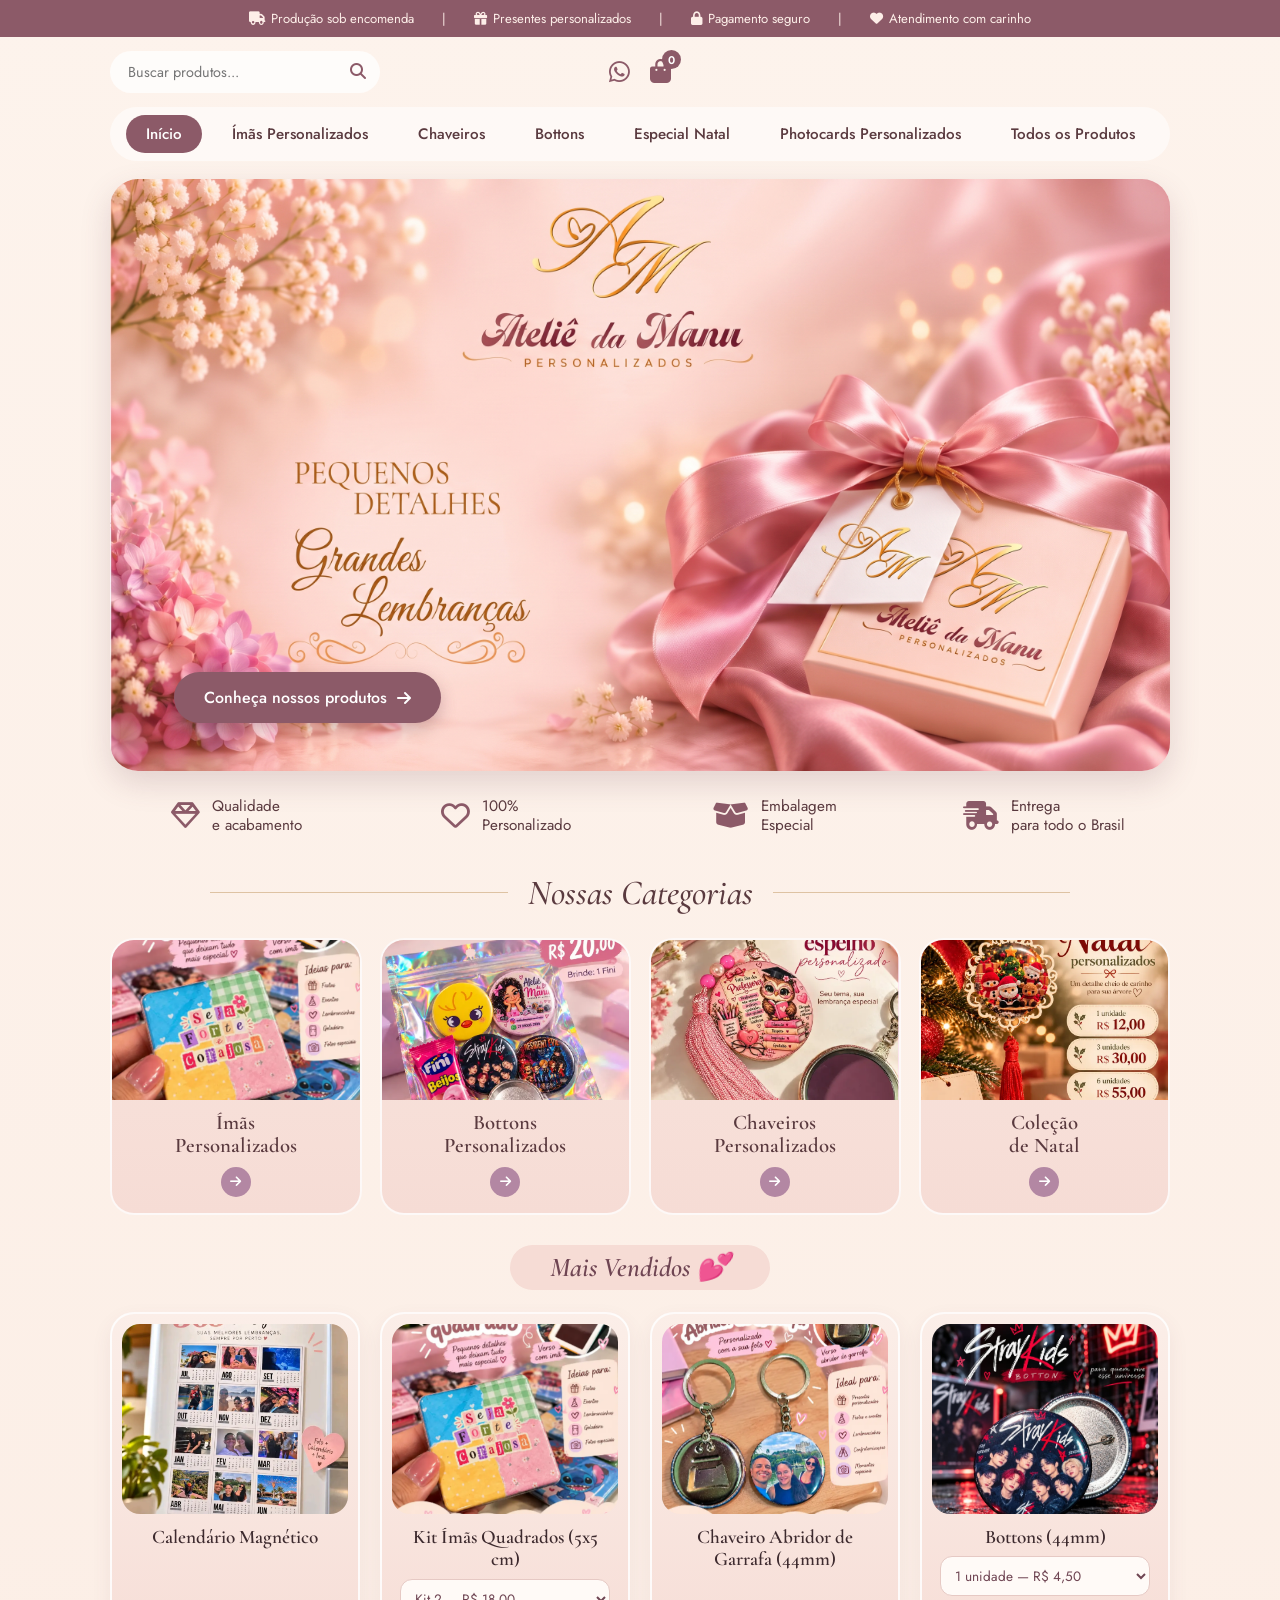
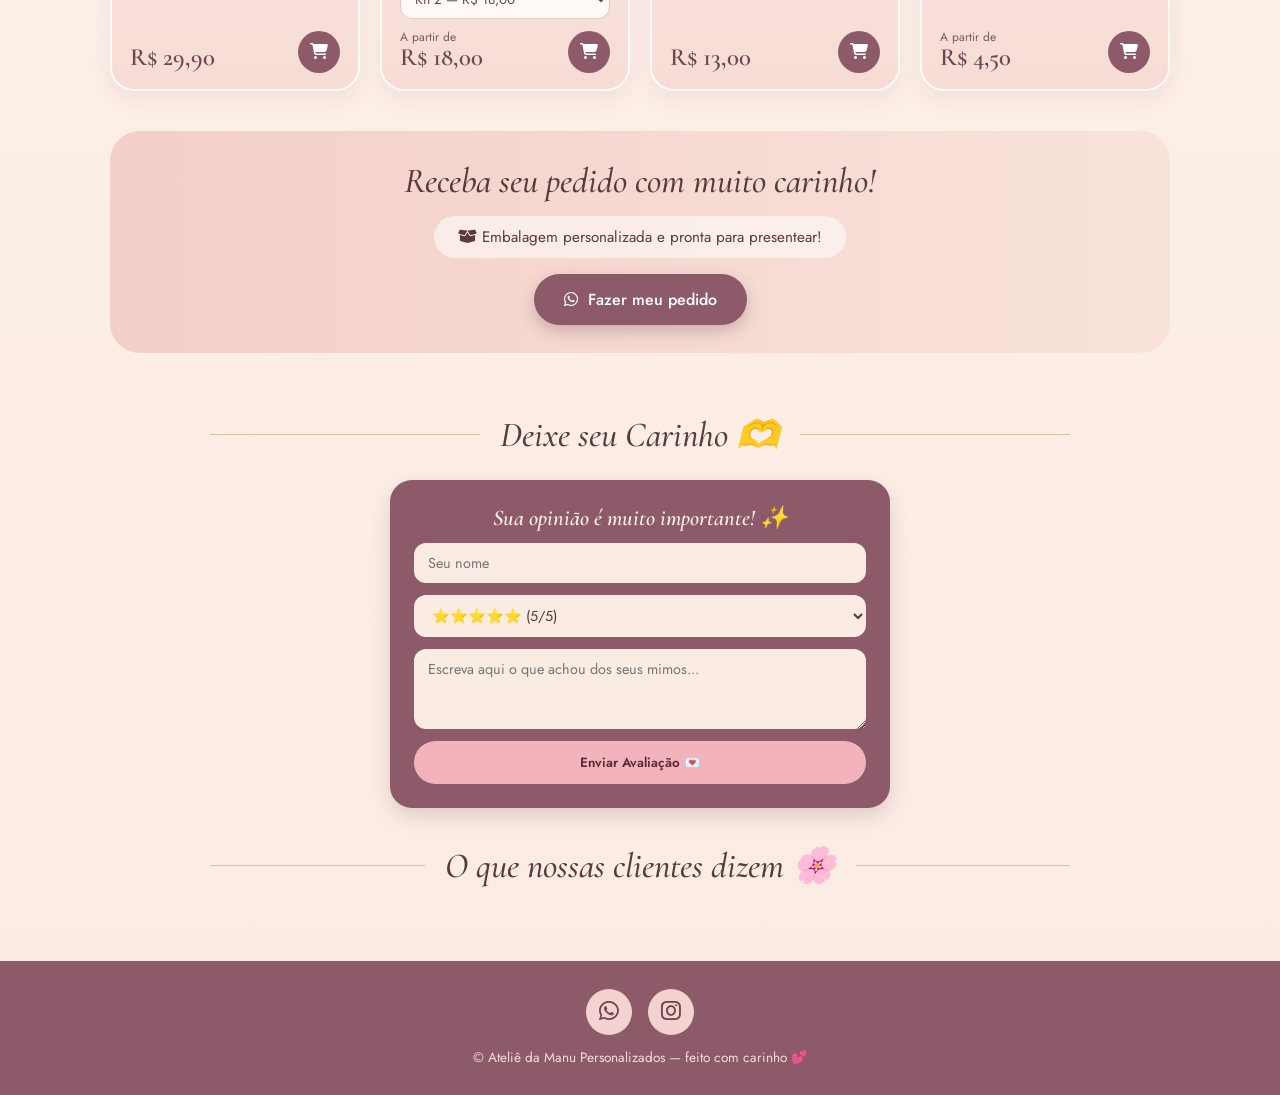
<file: Website/index.html>
<!DOCTYPE html>
<html lang="pt-BR">
<head>
  <meta charset="UTF-8">
  <meta name="viewport" content="width=device-width, initial-scale=1.0">
  <title>Ateliê da Manu | Pequenos detalhes, grandes lembranças</title>
  <link rel="icon" type="image/png" href="imag_web/Logo_Manu.png">
  <link rel="stylesheet" href="https://cdnjs.cloudflare.com/ajax/libs/font-awesome/6.4.0/css/all.min.css">
  <link rel="stylesheet" href="style.css">
</head>
<body>

  <!-- BARRA DO TOPO -->
  <div class="barra-topo">
    <span><i class="fa-solid fa-truck"></i>Produção sob encomenda</span>
    <span> | </span>
    <span><i class="fa-solid fa-gift"></i>Presentes personalizados</span>
    <span> | </span>
    <span><i class="fa-solid fa-lock"></i>Pagamento seguro</span>
    <span> | </span>
    <span><i class="fa-solid fa-heart"></i>Atendimento com carinho</span>
  </div>

  <!-- CABEÇALHO: busca | logo | ícones -->
  <header class="cabecalho">
    <div class="box-busca">
      <input type="text" id="buscaTopo" placeholder="Buscar produtos..." aria-label="Buscar produtos">
      <button onclick="buscarNoTopo()" aria-label="Buscar"><i class="fa-solid fa-magnifying-glass"></i></button>
    </div>

    <div class="acoes-usuario">
      <a href="https://wa.me/5521980033100" target="_blank" rel="noopener" title="WhatsApp"><i class="fa-brands fa-whatsapp"></i></a>
      <button class="btn-carrinho-topo" aria-label="Abrir carrinho">
        <i class="fa-solid fa-bag-shopping"></i>
        <span class="badge-carrinho">0</span>
      </button>
    </div>
  </header>

  <!-- MENU EM PÍLULA -->
  <nav class="menu-pilula">
    <ul>
      <li><a href="index.html" class="ativo">Início</a></li>
      <li><a href="produtos.html?cat=imas">Ímãs Personalizados</a></li>
      <li><a href="produtos.html?cat=chaveiros">Chaveiros</a></li>
      <li><a href="produtos.html?cat=bottons">Bottons</a></li>
      <li><a href="produtos.html?cat=natal">Especial Natal</a></li>
      <li><a href="produtos.html?cat=photocards">Photocards Personalizados</a></li>
      <li><a href="produtos.html?cat=todos">Todos os Produtos</a></li>
    </ul>
  </nav>

  <!-- HERO: banner enviado pela cliente -->
  <section class="hero">
    <div class="hero-banner">
      <img src="imag_web/Banner_Manu.jpg" alt="Ateliê da Manu — Pequenos detalhes, grandes lembranças">
      <a href="produtos.html?cat=todos" class="btn-principal">Conheça nossos produtos <i class="fa-solid fa-arrow-right"></i></a>
    </div>
  </section>

  <!-- DIFERENCIAIS -->
  <section class="diferenciais">
    <div class="diferencial"><i class="fa-regular fa-gem"></i><span>Qualidade<br>e acabamento</span></div>
    <div class="diferencial"><i class="fa-regular fa-heart"></i><span>100%<br>Personalizado</span></div>
    <div class="diferencial"><i class="fa-solid fa-box-open"></i><span>Embalagem<br>Especial</span></div>
    <div class="diferencial"><i class="fa-solid fa-truck-fast"></i><span>Entrega<br>para todo o Brasil</span></div>
  </section>

  <!-- CATEGORIAS -->
  <div class="titulo-secao"><h2>Nossas Categorias</h2></div>
  <section class="grid-categorias">
    <a class="card-categoria" href="produtos.html?cat=imas">
      <img src="imagens/ima_quadrado.png" alt="Ímãs personalizados">
      <h3>Ímãs<br>Personalizados</h3><div class="seta-redonda"><i class="fa-solid fa-arrow-right"></i></div>
    </a>
    <a class="card-categoria" href="produtos.html?cat=bottons">
      <img src="imagens/5_bottons.png" alt="Bottons personalizados">
      <h3>Bottons<br>Personalizados</h3><div class="seta-redonda"><i class="fa-solid fa-arrow-right"></i></div>
    </a>
    <a class="card-categoria" href="produtos.html?cat=chaveiros">
      <img src="imagens/chaveiro_espelho.png" alt="Chaveiros personalizados">
      <h3>Chaveiros<br>Personalizados</h3><div class="seta-redonda"><i class="fa-solid fa-arrow-right"></i></div>
    </a>
    <a class="card-categoria" href="produtos.html?cat=natal">
      <img src="imagens/EnfeitedeNatal.png" alt="Coleção de Natal">
      <h3>Coleção<br>de Natal</h3><div class="seta-redonda"><i class="fa-solid fa-arrow-right"></i></div>
    </a>
  </section>

  <!-- MAIS VENDIDOS (o JavaScript preenche sozinho) -->
  <h2 class="titulo-pilula">Mais Vendidos 💕</h2>
  <section class="grid-produtos" id="gridMaisVendidos"></section>

  <!-- FAIXA RECEBA COM CARINHO -->
  <section class="faixa-carinho">
    <h2>Receba seu pedido com muito carinho!</h2>
    <p><i class="fa-solid fa-box-open"></i> Embalagem personalizada e pronta para presentear!</p>
    <a href="https://wa.me/5521980033100" target="_blank" rel="noopener" class="btn-principal"><i class="fa-brands fa-whatsapp"></i> Fazer meu pedido</a>
  </section>

  <!-- AVALIAÇÕES -->
  <section class="avaliacoes">
    <div class="titulo-secao"><h2>Deixe seu Carinho 🫶</h2></div>
    <div class="form-avaliacao">
      <h3>Sua opinião é muito importante! ✨</h3>
      <input type="text" id="nomeCliente" placeholder="Seu nome" required>
      <select id="notaCliente">
        <option value="5">⭐⭐⭐⭐⭐ (5/5)</option>
        <option value="4">⭐⭐⭐⭐ (4/5)</option>
        <option value="3">⭐⭐⭐ (3/5)</option>
        <option value="2">⭐⭐ (2/5)</option>
        <option value="1">⭐ (1/5)</option>
      </select>
      <textarea id="textoCliente" rows="3" placeholder="Escreva aqui o que achou dos seus mimos..." required></textarea>
      <button onclick="salvarAvaliacao()" class="btn-enviar-avaliacao">Enviar Avaliação 💌</button>
    </div>
    <div class="titulo-secao"><h2>O que nossas clientes dizem 🌸</h2></div>
    <div class="grid-avaliacoes" id="containerAvaliacoes"></div>
  </section>

  <!-- GAVETA DO CARRINHO -->
  <div id="painelCarrinho" class="gaveta-carrinho">
    <div class="header-gaveta">
      <h3>Seu Carrinho 💕</h3>
      <button onclick="fecharCarrinho()" class="btn-fechar-gaveta" aria-label="Fechar">&times;</button>
    </div>
    <div id="itensCarrinhoGaveta" class="corpo-gaveta"></div>
    <div class="footer-gaveta">
      <div class="total-linha"><span>Total:</span><strong id="valorTotalCarrinho">R$ 0,00</strong></div>
      <button onclick="enviarPedidoFinalWhatsApp()" class="btn-finalizar-wa">Finalizar Pedido no WhatsApp 📲</button>
    </div>
  </div>
  <div id="overlayCarrinho" onclick="fecharCarrinho()"></div>

  <!-- RODAPÉ -->
  <footer class="rodape">
    <div class="redes">
      <a href="https://wa.me/5521980033100" target="_blank" rel="noopener" title="WhatsApp"><i class="fa-brands fa-whatsapp"></i></a>
      <a href="https://www.instagram.com/ateliedamanupersonalizados/" target="_blank" rel="noopener" title="Instagram"><i class="fa-brands fa-instagram"></i></a>
    </div>
    <p>© Ateliê da Manu Personalizados — feito com carinho 💕</p>
  </footer>

  <script src="script.js"></script>
</body>
</html>
</file>
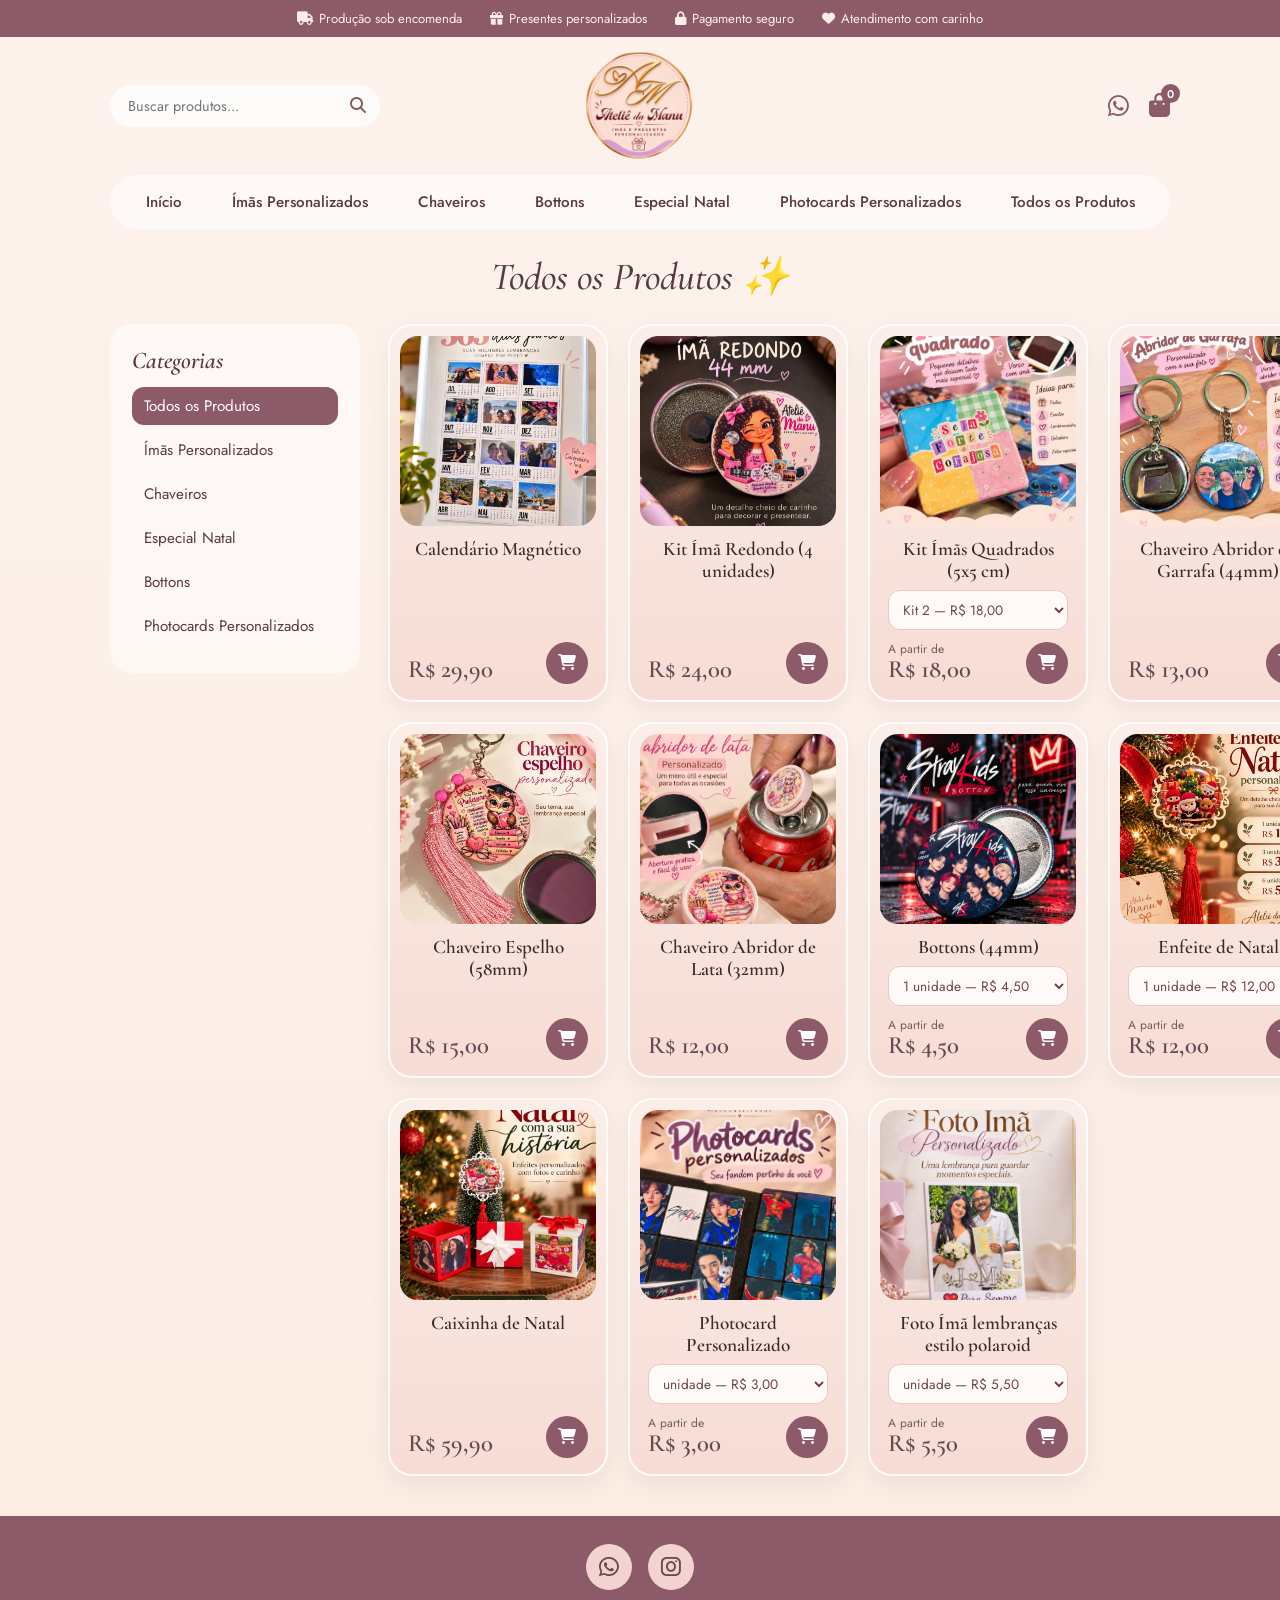
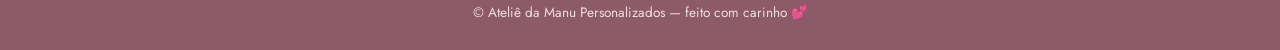
<file: Website/produtos.html>
<!DOCTYPE html>
<html lang="pt-BR">
<head>
  <meta charset="UTF-8">
  <meta name="viewport" content="width=device-width, initial-scale=1.0">
  <title>Produtos | Ateliê da Manu</title>
  <link rel="icon" type="image/png" href="imag_web/Logo_Manu.png">
  <link rel="stylesheet" href="https://cdnjs.cloudflare.com/ajax/libs/font-awesome/6.4.0/css/all.min.css">
  <link rel="stylesheet" href="style.css">
</head>
<body>

  <!-- BARRA DO TOPO -->
  <div class="barra-topo">
    <span><i class="fa-solid fa-truck"></i>Produção sob encomenda</span>
    <span><i class="fa-solid fa-gift"></i>Presentes personalizados</span>
    <span><i class="fa-solid fa-lock"></i>Pagamento seguro</span>
    <span><i class="fa-solid fa-heart"></i>Atendimento com carinho</span>
  </div>

  <!-- CABEÇALHO: busca | logo | ícones -->
  <header class="cabecalho">
    <div class="box-busca">
      <input type="text" id="buscaTopo" placeholder="Buscar produtos..." aria-label="Buscar produtos">
      <button onclick="buscarNoTopo()" aria-label="Buscar"><i class="fa-solid fa-magnifying-glass"></i></button>
    </div>

    <a href="index.html"><img src="imag_web/Logo_Manu.png" alt="Ateliê da Manu Personalizados" class="logo-atelie"></a>

    <div class="acoes-usuario">
      <a href="https://wa.me/5521980033100" target="_blank" rel="noopener" title="WhatsApp"><i class="fa-brands fa-whatsapp"></i></a>
      <button class="btn-carrinho-topo" aria-label="Abrir carrinho">
        <i class="fa-solid fa-bag-shopping"></i>
        <span class="badge-carrinho">0</span>
      </button>
    </div>
  </header>

  <!-- MENU EM PÍLULA -->
  <nav class="menu-pilula">
    <ul>
      <li><a href="index.html">Início</a></li>
      <li><a href="produtos.html?cat=imas">Ímãs Personalizados</a></li>
      <li><a href="produtos.html?cat=chaveiros">Chaveiros</a></li>
      <li><a href="produtos.html?cat=bottons">Bottons</a></li>
      <li><a href="produtos.html?cat=natal">Especial Natal</a></li>
      <li><a href="produtos.html?cat=photocards">Photocards Personalizados</a></li>
      <li><a href="produtos.html?cat=todos">Todos os Produtos</a></li>
    </ul>
  </nav>

  <main class="container-categoria-pagina">
    <h1 id="tituloCategoria">Nossos Produtos ✨</h1>

    <div class="layout-categoria">
      <!-- FILTRO LATERAL -->
      <aside class="sidebar-filtros">
        <h3>Categorias</h3>
        <ul class="lista-cat-sidebar">
          <li><a href="produtos.html?cat=todos" data-cat="todos">Todos os Produtos</a></li>
          <li><a href="produtos.html?cat=imas" data-cat="imas">Ímãs Personalizados</a></li>
          <li><a href="produtos.html?cat=chaveiros" data-cat="chaveiros">Chaveiros</a></li>
          <li><a href="produtos.html?cat=natal" data-cat="natal">Especial Natal</a></li>
          <li><a href="produtos.html?cat=bottons" data-cat="bottons">Bottons</a></li>
          <li><a href="produtos.html?cat=photocards" data-cat="photocards">Photocards Personalizados</a></li>
        </ul>
      </aside>

      <!-- GRADE DE PRODUTOS (o JavaScript preenche sozinho a partir da lista em script.js) -->
      <section class="grid-produtos" id="gridProdutosCat"></section>
    </div>
  </main>

  <!-- GAVETA DO CARRINHO -->
  <div id="painelCarrinho" class="gaveta-carrinho">
    <div class="header-gaveta">
      <h3>Seu Carrinho 💕</h3>
      <button onclick="fecharCarrinho()" class="btn-fechar-gaveta" aria-label="Fechar">&times;</button>
    </div>
    <div id="itensCarrinhoGaveta" class="corpo-gaveta"></div>
    <div class="footer-gaveta">
      <div class="total-linha"><span>Total:</span><strong id="valorTotalCarrinho">R$ 0,00</strong></div>
      <button onclick="enviarPedidoFinalWhatsApp()" class="btn-finalizar-wa">Finalizar Pedido no WhatsApp 📲</button>
    </div>
  </div>
  <div id="overlayCarrinho" onclick="fecharCarrinho()"></div>

  <!-- RODAPÉ -->
  <footer class="rodape">
    <div class="redes">
      <a href="https://wa.me/5521980033100" target="_blank" rel="noopener" title="WhatsApp"><i class="fa-brands fa-whatsapp"></i></a>
      <a href="https://www.instagram.com/ateliedamanupersonalizados/" target="_blank" rel="noopener" title="Instagram"><i class="fa-brands fa-instagram"></i></a>
    </div>
    <p>© Ateliê da Manu Personalizados — feito com carinho 💕</p>
  </footer>

  <script src="script.js"></script>
</body>
</html>
</file>
<file: Website/style.css>
/* ==========================================
   ATELIÊ DA MANU — STYLE.CSS
   Paleta e fontes baseadas na inspiração da cliente
========================================== */
@import url('https://fonts.googleapis.com/css2?family=Cormorant+Garamond:ital,wght@0,500;0,600;1,500;1,600&family=Jost:wght@400;500;600&display=swap');

:root {
  --fundo: #fbece3;        /* pêssego claro */
  --fundo-card: #f6dcd5;   /* rosa-pêssego dos cards */
  --ameixa: #8c5a68;       /* botões, barra do topo */
  --ameixa-escura: #6f4553;
  --dourado: #b8894f;
  --texto: #5a3a3f;
  --branco: #fffaf7;
  --fonte-titulo: 'Cormorant Garamond', Georgia, serif;
  --fonte-texto: 'Jost', Arial, sans-serif;
}

* { margin: 0; padding: 0; box-sizing: border-box; }

body {
  background: linear-gradient(180deg, #fdf3ec 0%, var(--fundo) 100%);
  color: var(--texto);
  font-family: var(--fonte-texto);
}

img { max-width: 100%; display: block; }

h1, h2, h3 { font-family: var(--fonte-titulo); font-weight: 600; }

/* ---------- 1. BARRA DO TOPO ---------- */
.barra-topo {
  background: var(--ameixa);
  color: #fdeee8;
  display: flex;
  justify-content: center;
  flex-wrap: wrap;
  gap: 6px 28px;
  padding: 9px 16px;
  font-size: 0.82rem;
}
.barra-topo span i { margin-right: 6px; }

/* ---------- 2. CABEÇALHO (busca | logo | ícones) ---------- */
.cabecalho {
  max-width: 1100px;
  margin: 0 auto;
  padding: 14px 20px 8px;
  display: grid;
  grid-template-columns: 1fr auto 1fr;
  align-items: center;
  gap: 16px;
}
.box-busca { position: relative; max-width: 270px; }
.box-busca input {
  width: 100%;
  padding: 11px 42px 11px 18px;
  border: none;
  border-radius: 25px;
  background: rgba(255, 255, 255, .75);
  font-family: var(--fonte-texto);
  font-size: .9rem;
  color: var(--texto);
  outline: none;
}
.box-busca button {
  position: absolute; right: 14px; top: 50%; transform: translateY(-50%);
  background: none; border: none; color: var(--ameixa); cursor: pointer; font-size: 1rem;
}
.logo-atelie { height: 110px; width: auto; margin: 0 auto; }

.acoes-usuario {
  display: flex; justify-content: flex-end; align-items: center; gap: 20px;
  font-size: 1.5rem; color: var(--ameixa);
}
.acoes-usuario a, .acoes-usuario button { color: inherit; background: none; border: none; cursor: pointer; font-size: inherit; text-decoration: none; }
.btn-carrinho-topo { position: relative; }
.badge-carrinho {
  position: absolute; top: -8px; right: -10px;
  background: var(--ameixa); color: #fff;
  font-family: var(--fonte-texto); font-size: .7rem; font-weight: 600;
  min-width: 19px; height: 19px; border-radius: 50%;
  display: flex; align-items: center; justify-content: center;
}

/* ---------- 3. MENU EM "PÍLULA" ---------- */
.menu-pilula {
  max-width: 1100px;
  margin: 6px auto 0;
  padding: 0 20px;
}
.menu-pilula ul {
  list-style: none;
  display: flex; justify-content: center; align-items: center; flex-wrap: wrap;
  gap: 6px 10px;
  background: rgba(255, 255, 255, .55);
  border-radius: 40px;
  padding: 8px 14px;
}
.menu-pilula a {
  display: block; padding: 8px 20px; border-radius: 30px;
  color: var(--texto); text-decoration: none; font-size: .95rem; font-weight: 500;
  transition: background .2s, color .2s;
}
.menu-pilula a:hover { background: rgba(140, 90, 104, .15); }
.menu-pilula a.ativo { background: var(--ameixa); color: #fff; }

/* ---------- 4. HERO (BANNER DA CLIENTE) ---------- */
.hero { max-width: 1100px; margin: 18px auto 0; padding: 0 20px; }
.hero-banner { position: relative; border-radius: 28px; overflow: hidden; box-shadow: 0 12px 30px rgba(111, 69, 83, .18); }
.hero-banner img { width: 100%; height: auto; }
.btn-principal {
  display: inline-flex; align-items: center; gap: 10px;
  background: var(--ameixa); color: #fff; text-decoration: none;
  padding: 14px 30px; border-radius: 40px;
  font-family: var(--fonte-texto); font-weight: 500;
  box-shadow: 0 6px 16px rgba(111, 69, 83, .3);
  transition: transform .2s, background .2s;
}
.btn-principal:hover { background: var(--ameixa-escura); transform: translateY(-2px); }
.hero-banner .btn-principal { position: absolute; left: 6%; bottom: 8%; }

/* ---------- 5. FAIXA DE DIFERENCIAIS ---------- */
.diferenciais {
  max-width: 1100px; margin: 0 auto; padding: 26px 20px;
  display: grid; grid-template-columns: repeat(4, 1fr); gap: 16px;
}
.diferencial {
  display: flex; align-items: center; justify-content: center; gap: 12px;
  font-size: .95rem; line-height: 1.25; color: var(--texto);
}
.diferencial i { font-size: 1.8rem; color: var(--ameixa); }

/* ---------- TÍTULOS DE SEÇÃO ---------- */
.titulo-secao {
  display: flex; align-items: center; justify-content: center; gap: 20px;
  max-width: 900px; margin: 10px auto 24px; padding: 0 20px;
}
.titulo-secao::before, .titulo-secao::after { content: ""; flex: 1; height: 1px; background: rgba(184, 137, 79, .45); }
.titulo-secao h2 { font-size: 2.2rem; font-style: italic; color: var(--texto); font-weight: 500; }
.titulo-pilula {
  display: block; width: fit-content; margin: 10px auto 22px;
  background: var(--fundo-card); color: var(--ameixa-escura);
  font-family: var(--fonte-titulo); font-style: italic; font-size: 1.7rem;
  padding: 6px 40px; border-radius: 30px;
}

/* ---------- 6. CATEGORIAS ---------- */
.grid-categorias {
  max-width: 1100px; margin: 0 auto; padding: 0 20px 20px;
  display: grid; grid-template-columns: repeat(4, 1fr); gap: 18px;
}
.card-categoria {
  background: linear-gradient(180deg, #f8e4dd, var(--fundo-card));
  border: 2px solid rgba(255, 255, 255, .8);
  border-radius: 24px; overflow: hidden; text-align: center; text-decoration: none;
  color: var(--texto); padding-bottom: 16px;
  transition: transform .25s, box-shadow .25s;
}
.card-categoria:hover { transform: translateY(-6px); box-shadow: 0 14px 26px rgba(111, 69, 83, .18); }
.card-categoria img { width: 100%; height: 160px; object-fit: cover; }
.card-categoria h3 { font-size: 1.3rem; margin: 12px 8px 10px; line-height: 1.1; }
.seta-redonda {
  width: 30px; height: 30px; border-radius: 50%; margin: 0 auto;
  background: #b387a3; color: #fff; font-size: .8rem;
  display: flex; align-items: center; justify-content: center;
}

/* ---------- 7. CARDS DE PRODUTO (usados nas 2 páginas) ---------- */
.grid-produtos {
  max-width: 1100px; margin: 0 auto; padding: 0 20px 30px;
  display: grid; grid-template-columns: repeat(auto-fill, minmax(220px, 1fr)); gap: 20px;
}
.card-produto {
  background: linear-gradient(180deg, #fbeee8, var(--fundo-card));
  border: 2px solid rgba(255, 255, 255, .85);
  border-radius: 24px; padding: 10px;
  display: flex; flex-direction: column;
  box-shadow: 0 8px 20px rgba(111, 69, 83, .08);
  transition: transform .25s, box-shadow .25s;
}
.card-produto:hover { transform: translateY(-5px); box-shadow: 0 14px 28px rgba(111, 69, 83, .16); }
.box-foto-produto { height: 190px; border-radius: 18px; overflow: hidden; background: #fff; }
.img-produto { width: 100%; height: 100%; object-fit: cover; transition: transform .4s; }
.card-produto:hover .img-produto { transform: scale(1.05); }
.info-produto { padding: 12px 8px 6px; display: flex; flex-direction: column; gap: 8px; flex: 1; text-align: center; }
.titulo-produto { font-size: 1.2rem; line-height: 1.15; color: #3d2a2e; }
.select-opcao {
  width: 100%; padding: 8px 10px; border: 1px solid #e6c9c4; border-radius: 12px;
  background: var(--branco); color: var(--ameixa-escura); font-family: var(--fonte-texto); font-size: .85rem; outline: none;
}
.rodape-card { display: flex; align-items: center; justify-content: space-between; gap: 8px; margin-top: auto; padding-top: 4px; }
.bloco-preco { display: flex; flex-direction: column; text-align: left; line-height: 1.1; }
.bloco-preco small { font-size: .75rem; opacity: .8; min-height: 1em; }
.preco { font-family: var(--fonte-titulo); font-size: 1.55rem; font-weight: 600; color: var(--ameixa-escura); }
.btn-carrinho-float {
  width: 42px; height: 42px; border-radius: 50%; border: none; flex-shrink: 0;
  background: var(--ameixa); color: #fff; font-size: 1rem; cursor: pointer;
  transition: transform .2s, background .2s;
}
.btn-carrinho-float:hover { background: #aa7b93; transform: scale(1.1); }

/* ---------- 8. FAIXA "RECEBA COM CARINHO" ---------- */
.faixa-carinho {
  max-width: 1060px; margin: 10px auto 40px; padding: 28px 20px;
  background: linear-gradient(90deg, #f3cfc9, #f8e3da);
  border-radius: 30px; text-align: center;
}
.faixa-carinho h2 { font-size: 2.2rem; font-style: italic; font-weight: 500; margin-bottom: 14px; }
.faixa-carinho p {
  display: inline-block; background: rgba(255, 255, 255, .55);
  padding: 10px 24px; border-radius: 30px; margin-bottom: 16px; font-size: .95rem;
}
.faixa-carinho .btn-principal { display: flex; width: fit-content; margin: 0 auto; }

/* ---------- 9. AVALIAÇÕES ---------- */
.avaliacoes { padding: 10px 20px 50px; text-align: center; }
.form-avaliacao {
  background: var(--ameixa); max-width: 500px; margin: 0 auto 36px; padding: 24px;
  border-radius: 22px; display: flex; flex-direction: column; gap: 12px;
  box-shadow: 0 8px 20px rgba(111, 69, 83, .2);
}
.form-avaliacao h3 { color: #fdeee8; font-size: 1.4rem; font-style: italic; }
.form-avaliacao input, .form-avaliacao select, .form-avaliacao textarea {
  width: 100%; padding: 10px 14px; border: none; border-radius: 12px;
  background: #fbece3; color: var(--texto); font-family: var(--fonte-texto); font-size: .9rem; outline: none;
}
.btn-enviar-avaliacao {
  background: #f3b3bd; color: #5a2a36; border: none; padding: 12px; border-radius: 22px;
  font-family: var(--fonte-texto); font-weight: 600; cursor: pointer; transition: transform .2s;
}
.btn-enviar-avaliacao:hover { transform: translateY(-2px); }
.grid-avaliacoes { max-width: 1100px; margin: 20px auto 0; display: flex; flex-wrap: wrap; justify-content: center; gap: 20px; }
.card-avaliacao {
  position: relative; width: 280px; padding: 22px 20px;
  background: var(--fundo-card); border-radius: 22px; display: flex; flex-direction: column; gap: 10px;
  box-shadow: 0 8px 20px rgba(111, 69, 83, .1);
}
.texto-avaliacao { font-size: .95rem; line-height: 1.5; word-break: break-word; }
.nome-cliente { font-family: var(--fonte-titulo); font-style: italic; font-size: 1.2rem; color: var(--ameixa-escura); }
.btn-excluir-avaliacao { position: absolute; top: 10px; right: 10px; background: none; border: none; cursor: pointer; opacity: .5; }
.btn-excluir-avaliacao:hover { opacity: 1; }

/* ---------- 10. RODAPÉ ---------- */
.rodape { background: var(--ameixa); color: #fdeee8; text-align: center; padding: 28px 20px; }
.rodape .redes { display: flex; justify-content: center; gap: 16px; margin-bottom: 12px; }
.rodape .redes a {
  width: 46px; height: 46px; border-radius: 50%; background: #f3d3cf; color: var(--ameixa-escura);
  display: flex; align-items: center; justify-content: center; font-size: 1.4rem; text-decoration: none; transition: transform .2s;
}
.rodape .redes a:hover { transform: translateY(-4px); }
.rodape p { font-size: .85rem; opacity: .9; }

/* ---------- 11. PÁGINA DE PRODUTOS ---------- */
.container-categoria-pagina { max-width: 1100px; margin: 24px auto 40px; padding: 0 20px; }
.container-categoria-pagina h1 { text-align: center; font-size: 2.4rem; font-style: italic; font-weight: 500; margin-bottom: 24px; }
.layout-categoria { display: flex; gap: 28px; align-items: flex-start; }
.sidebar-filtros { background: rgba(255, 255, 255, .55); border-radius: 22px; padding: 22px; width: 250px; flex-shrink: 0; }
.sidebar-filtros h3 { font-size: 1.5rem; font-style: italic; margin-bottom: 12px; }
.lista-cat-sidebar { list-style: none; }
.lista-cat-sidebar li { margin-bottom: 6px; }
.lista-cat-sidebar a { display: block; padding: 8px 12px; border-radius: 12px; color: var(--texto); text-decoration: none; font-size: .95rem; }
.lista-cat-sidebar a:hover { background: rgba(140, 90, 104, .12); }
.lista-cat-sidebar a.ativo { background: var(--ameixa); color: #fff; }
.layout-categoria .grid-produtos { flex: 1; padding: 0; }
.sem-resultados { grid-column: 1 / -1; text-align: center; padding: 40px 0; font-size: 1.1rem; }

/* ---------- 12. GAVETA DO CARRINHO ---------- */
.gaveta-carrinho {
  position: fixed; top: 0; right: -400px; width: 350px; max-width: 92vw; height: 100vh;
  background: var(--branco); z-index: 1000; display: flex; flex-direction: column;
  border-radius: 25px 0 0 25px; overflow: hidden; box-shadow: -5px 0 25px rgba(0, 0, 0, .15);
  transition: right .3s ease;
}
.gaveta-carrinho.aberto { right: 0; }
#overlayCarrinho { position: fixed; inset: 0; background: rgba(0, 0, 0, .4); z-index: 999; display: none; }
#overlayCarrinho.aberto { display: block; }
.header-gaveta { background: var(--ameixa); color: #fdeee8; padding: 18px 20px; display: flex; justify-content: space-between; align-items: center; }
.header-gaveta h3 { font-size: 1.5rem; font-style: italic; }
.btn-fechar-gaveta { background: none; border: none; color: #fdeee8; font-size: 1.8rem; cursor: pointer; }
.corpo-gaveta { flex: 1; padding: 18px; overflow-y: auto; }
.carrinho-vazio { text-align: center; padding: 30px 0; }
.item-gaveta { display: flex; gap: 12px; padding: 12px 0; border-bottom: 1px solid #f3d3cf; }
.img-item-gaveta { width: 64px; height: 72px; object-fit: cover; border-radius: 10px; flex-shrink: 0; }
.info-item-gaveta { flex: 1; display: flex; flex-direction: column; gap: 4px; font-size: .9rem; }
.preco-unit { font-size: .8rem; opacity: .75; }
.controle-qtd { display: inline-flex; align-items: center; }
.controle-qtd button { width: 28px; height: 28px; border: 1px solid #e6c9c4; background: #fff; color: var(--ameixa-escura); cursor: pointer; font-size: 1rem; }
.controle-qtd button:first-child { border-radius: 10px 0 0 10px; }
.controle-qtd button:last-child { border-radius: 0 10px 10px 0; }
.controle-qtd span { min-width: 34px; height: 28px; display: flex; align-items: center; justify-content: center; background: #fff; border-block: 1px solid #e6c9c4; font-weight: 600; }
.lado-direito-item { display: flex; flex-direction: column; align-items: flex-end; justify-content: space-between; }
.btn-remover { background: none; border: none; color: var(--ameixa-escura); cursor: pointer; }
.subtotal-item { white-space: nowrap; font-size: .9rem; }
.footer-gaveta { padding: 18px; background: #f6dcd5; }
.total-linha { display: flex; justify-content: space-between; font-size: 1.1rem; margin-bottom: 12px; }
.btn-finalizar-wa { width: 100%; background: var(--ameixa); color: #fff; border: none; padding: 13px; border-radius: 22px; font-family: var(--fonte-texto); font-weight: 600; cursor: pointer; transition: background .2s; }
.btn-finalizar-wa:hover { background: var(--ameixa-escura); }

/* ---------- 13. CELULAR ---------- */
@media (max-width: 800px) {
  .cabecalho { grid-template-columns: 1fr auto; grid-template-areas: "logo acoes" "busca busca"; }
  .logo-atelie { grid-area: logo; margin: 0; height: 80px; }
  .acoes-usuario { grid-area: acoes; }
  .box-busca { grid-area: busca; max-width: none; }
  .menu-pilula ul { flex-wrap: nowrap; overflow-x: auto; justify-content: flex-start; }
  .menu-pilula a { white-space: nowrap; padding: 8px 14px; }
  .diferenciais { grid-template-columns: repeat(2, 1fr); }
  .grid-categorias { grid-template-columns: repeat(2, 1fr); }
  .grid-produtos { grid-template-columns: repeat(2, 1fr); gap: 12px; }
  .layout-categoria { flex-direction: column; }
  .sidebar-filtros { width: 100%; }
  .hero-banner .btn-principal { position: static; margin: 12px auto; width: fit-content; }
  .titulo-secao h2, .faixa-carinho h2 { font-size: 1.7rem; }
}
</file>
